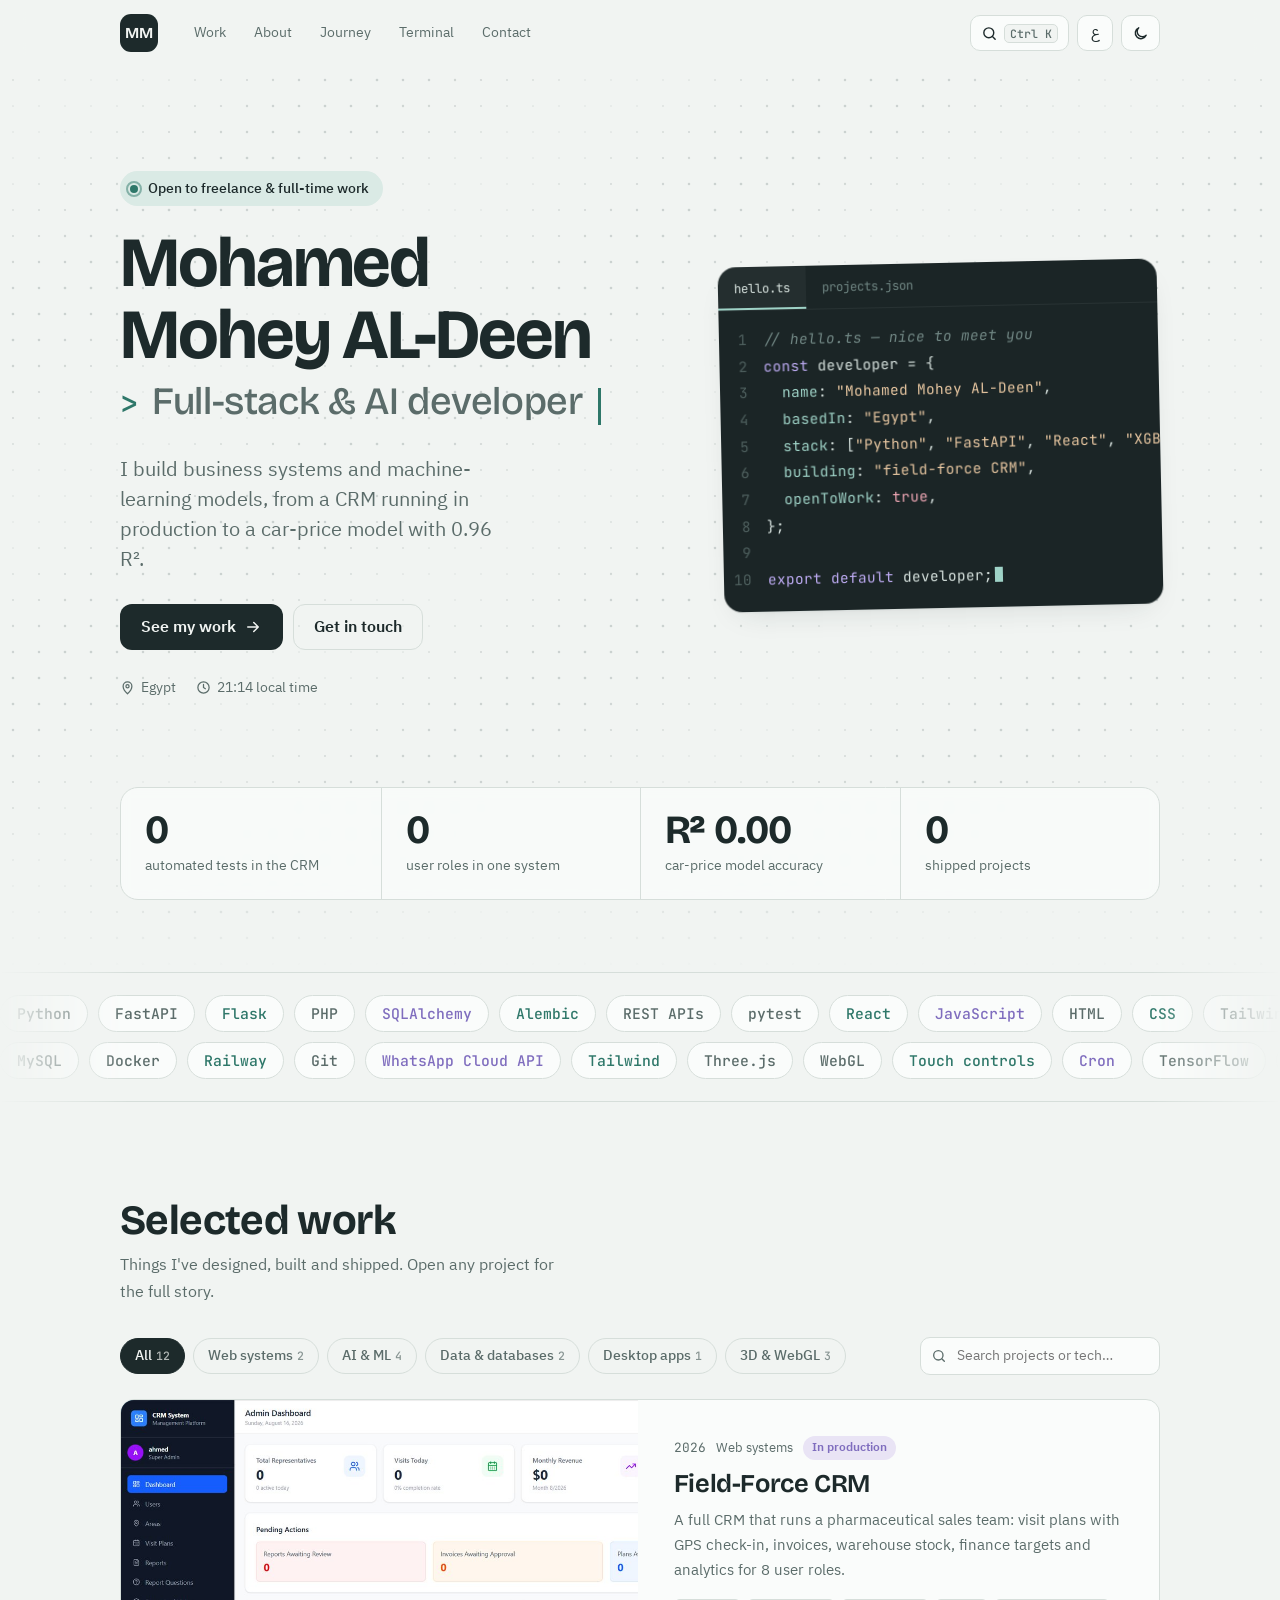
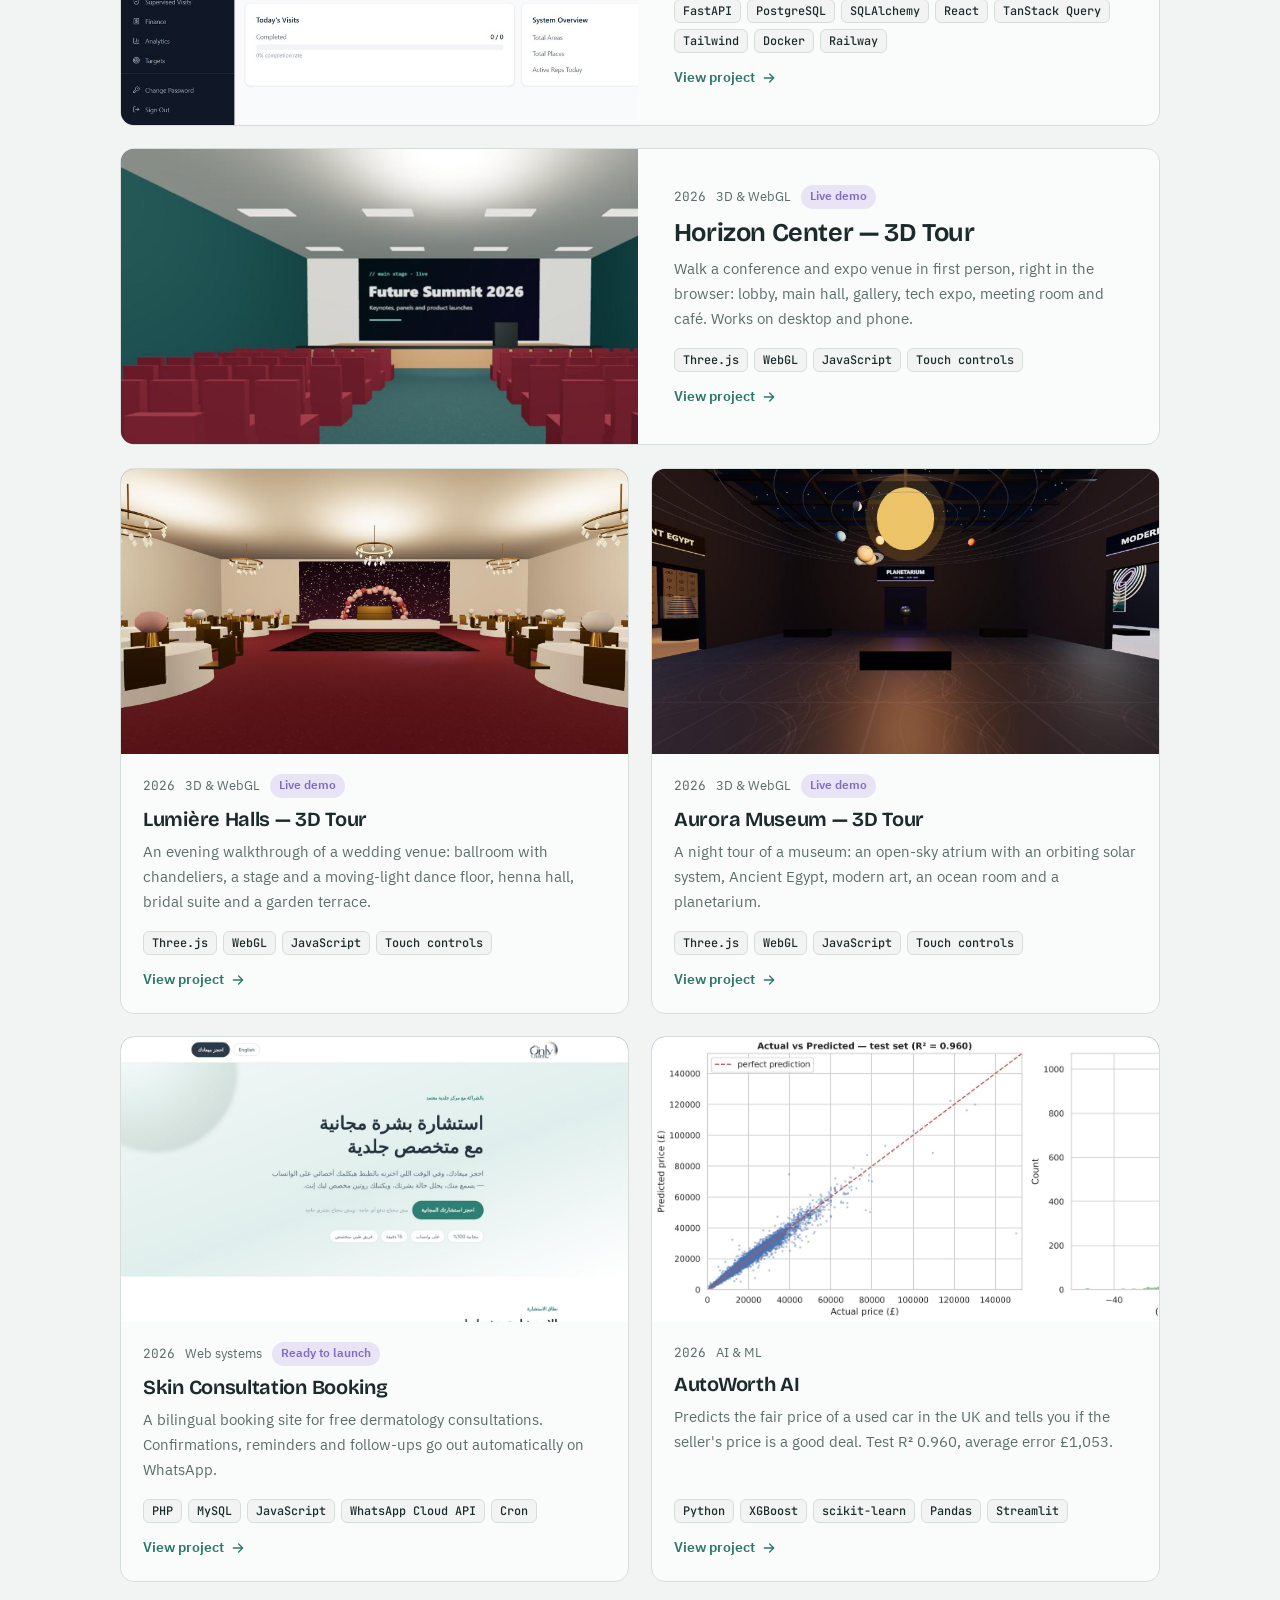
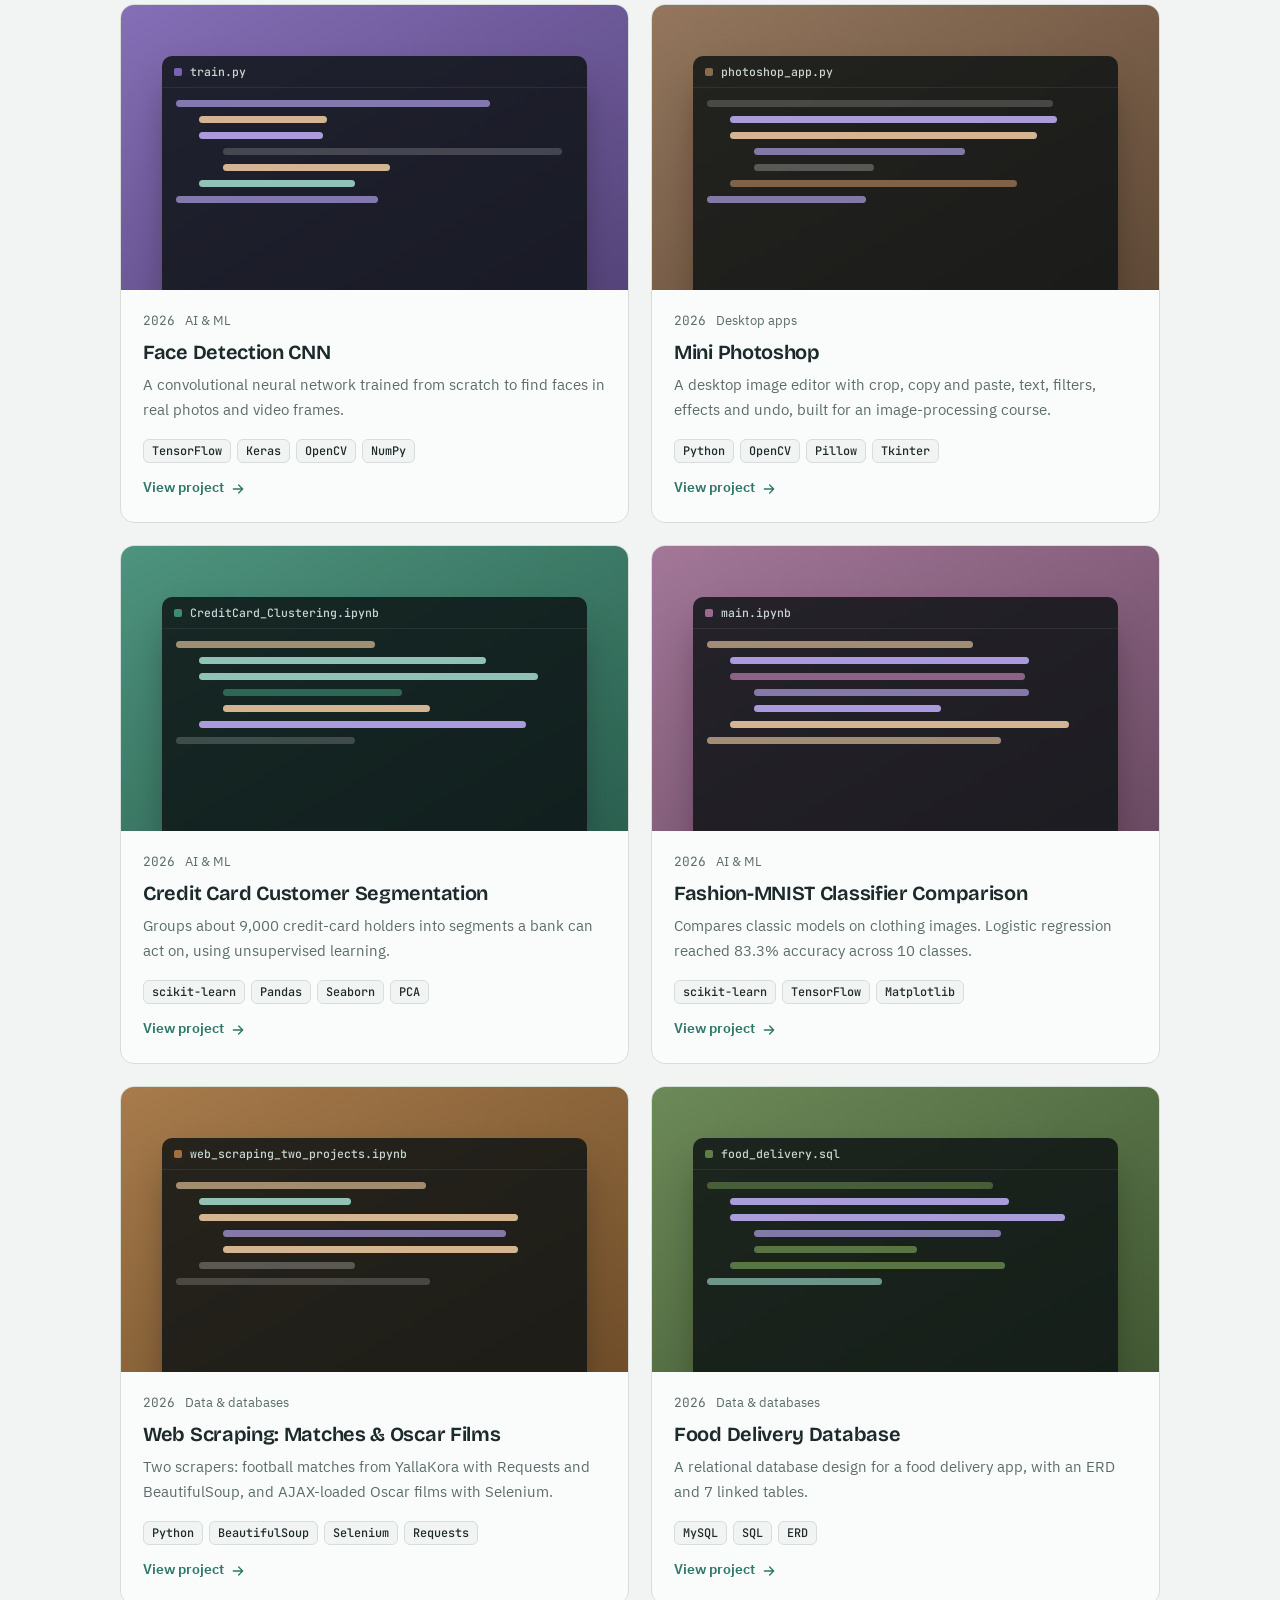
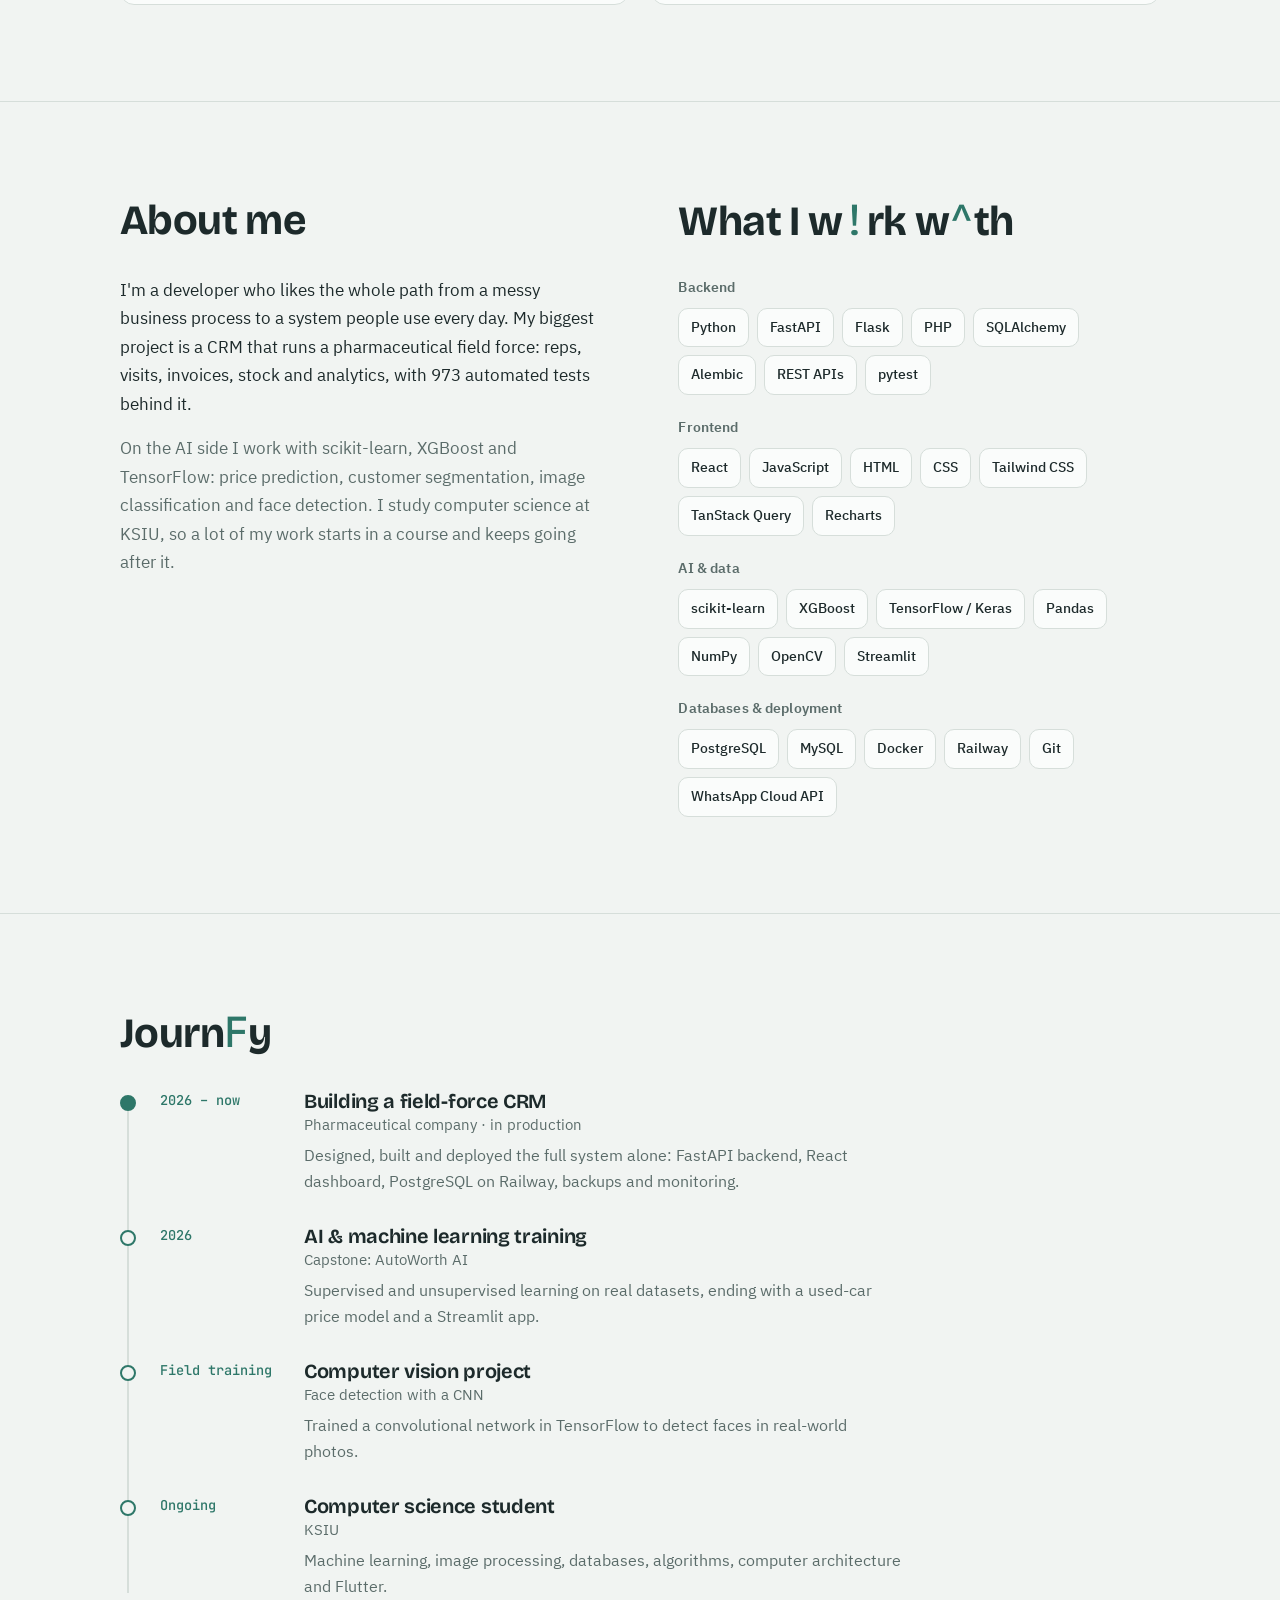
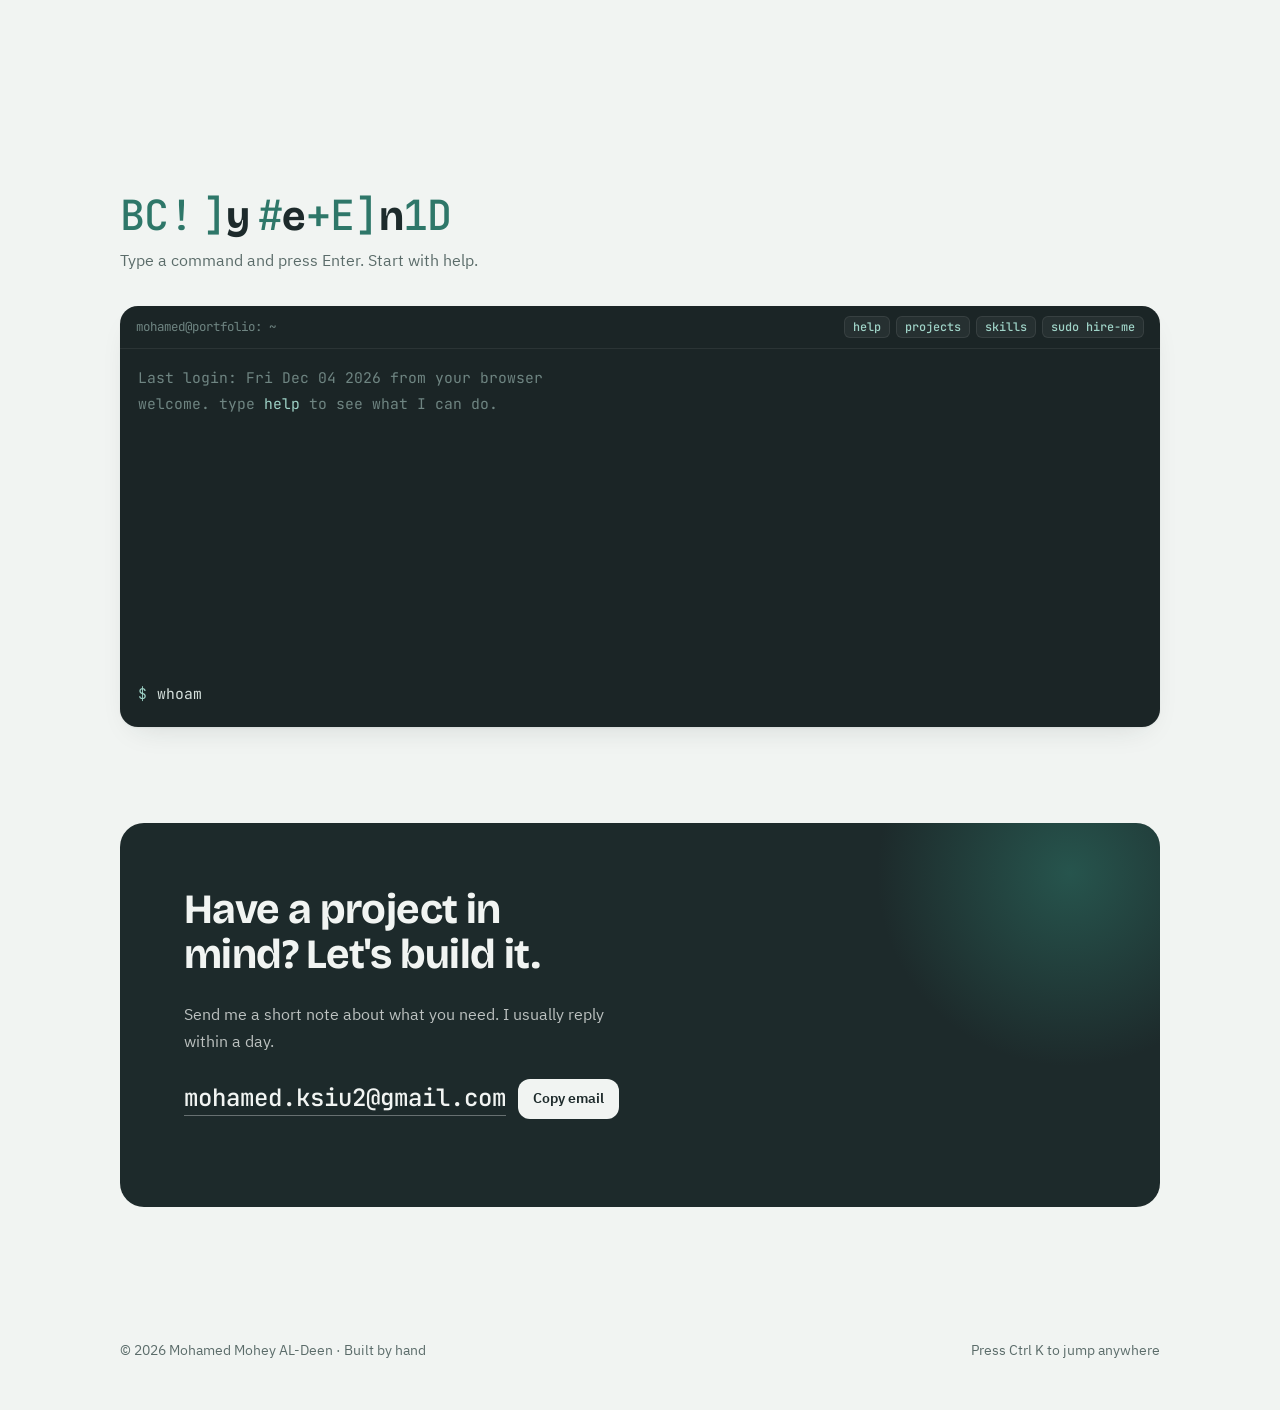
<file: index.html>
<!doctype html>
<html lang="en" dir="ltr">
<head>
<meta charset="utf-8">
<meta name="viewport" content="width=device-width, initial-scale=1, viewport-fit=cover">
<title>Mohamed Mohey AL-Deen</title>
<meta name="description" content="Portfolio of Mohamed Mohey AL-Deen — full-stack &amp; AI developer.">
<link rel="preconnect" href="https://fonts.googleapis.com">
<link rel="preconnect" href="https://fonts.gstatic.com" crossorigin>
<link rel="stylesheet" href="https://fonts.googleapis.com/css2?family=Bricolage+Grotesque:opsz,wght@12..96,500;12..96,650;12..96,700;12..96,800&family=IBM+Plex+Sans+Arabic:wght@400;500;600;700&family=JetBrains+Mono:wght@400;500&display=swap">
<link rel="stylesheet" href="css/style.css?v=3">
<link rel="stylesheet" href="css/fx.css?v=3">
<script>try{if(!matchMedia("(prefers-reduced-motion: reduce)").matches&&!sessionStorage.getItem("pf-booted"))document.documentElement.classList.add("booting")}catch(e){}setTimeout(function(){document.documentElement.classList.remove("booting")},8000)</script>
</head>
<body>

<!-- boot screen (skipped with reduced motion, shown once per visit) -->
<div class="boot" id="boot" hidden aria-hidden="true">
  <div class="boot-term" id="bootTerm"></div>
  <span class="boot-skip" id="bootSkip">press any key to skip</span>
</div>

<div class="cursor-ring" id="cursorRing" aria-hidden="true"></div>
<div class="progress" aria-hidden="true"><span id="progress"></span></div>

<header class="nav" id="nav">
  <div class="wrap">
    <a class="logo" href="#top" id="logo" aria-label="Home">MM</a>
    <nav class="nav-links" aria-label="Sections">
      <a href="#work" data-i18n="navWork">Work</a>
      <a href="#about" data-i18n="navAbout">About</a>
      <a href="#journey" data-i18n="navJourney">Journey</a>
      <a href="#terminal" data-i18n="navTerminal">Terminal</a>
      <a href="#contact" data-i18n="navContact">Contact</a>
    </nav>
    <div class="nav-tools">
      <button class="icon-btn k-hint" id="openPalette" type="button" aria-label="Quick search"><svg viewBox="0 0 24 24" fill="none" stroke="currentColor" stroke-width="2" stroke-linecap="round"><circle cx="11" cy="11" r="7"/><path d="m20 20-3.5-3.5"/></svg><kbd>Ctrl K</kbd></button>
      <button class="icon-btn" id="langBtn" type="button" aria-label="Switch language">ع</button>
      <button class="icon-btn" id="themeBtn" type="button" aria-label="Switch theme"></button>
    </div>
  </div>
</header>

<main id="top">
  <div class="hero-shell">
    <canvas class="field" id="field" aria-hidden="true"></canvas>
    <div class="wrap hero">
      <div>
        <span class="status" id="status"><span class="dot"></span><span id="statusText"></span></span>
        <h1><span id="heroName" class="hero-name"></span><span class="role"><span class="role-prompt" aria-hidden="true">&gt;</span> <span id="heroRole"></span><span class="tw-caret" aria-hidden="true"></span></span></h1>
        <p class="lede" id="heroLede"></p>
        <div class="hero-actions">
          <a class="btn btn-primary magnetic" href="#work"><span data-i18n="ctaWork">See my work</span><svg class="flip" viewBox="0 0 24 24" fill="none" stroke="currentColor" stroke-width="2" stroke-linecap="round" stroke-linejoin="round"><path d="M5 12h14M13 6l6 6-6 6"/></svg></a>
          <a class="btn btn-ghost magnetic" href="#contact" data-i18n="ctaContact">Get in touch</a>
          <a class="btn btn-ghost magnetic" id="cvBtn" target="_blank" rel="noopener" hidden data-i18n="ctaCv">Download CV</a>
        </div>
        <div class="meta-row">
          <span><svg viewBox="0 0 24 24" fill="none" stroke="currentColor" stroke-width="2" stroke-linecap="round" stroke-linejoin="round"><path d="M12 22s7-6.2 7-12a7 7 0 0 0-14 0c0 5.8 7 12 7 12z"/><circle cx="12" cy="10" r="2.5"/></svg><span id="heroLoc"></span></span>
          <span><svg viewBox="0 0 24 24" fill="none" stroke="currentColor" stroke-width="2" stroke-linecap="round"><circle cx="12" cy="12" r="9"/><path d="M12 7v5l3 2"/></svg><span id="clock"></span></span>
        </div>
      </div>
      <div class="code-card tilt" aria-label="Code introduction">
        <div class="code-tabs"><span class="code-tab on">hello.ts</span><span class="code-tab">projects.json</span></div>
        <div class="code-body" id="codeBody"></div>
      </div>
    </div>
    <div class="wrap">
      <div class="stats" id="stats"></div>
    </div>
  </div>

  <div class="marquee" aria-hidden="true">
    <div class="marquee-row" id="marqueeA"></div>
    <div class="marquee-row rev" id="marqueeB"></div>
  </div>

  <section id="work">
    <div class="wrap">
      <div class="sec-head" data-reveal>
        <div>
          <h2 class="scramble" data-i18n="workTitle">Selected work</h2>
          <p data-i18n="workSub">Things I've designed, built and shipped. Open any project for the full story.</p>
        </div>
      </div>
      <div class="toolbar" data-reveal>
        <div class="chips" id="chips" role="group" aria-label="Filter projects"></div>
        <label class="search"><svg viewBox="0 0 24 24" fill="none" stroke="currentColor" stroke-width="2" stroke-linecap="round"><circle cx="11" cy="11" r="7"/><path d="m20 20-3.5-3.5"/></svg><input id="search" type="search" autocomplete="off"></label>
      </div>
      <div class="grid" id="grid"></div>
    </div>
  </section>

  <hr class="divider">

  <section id="about">
    <div class="wrap about">
      <div data-reveal>
        <div class="sec-head"><h2 class="scramble" data-i18n="aboutTitle">About me</h2></div>
        <div class="about-text" id="aboutText"></div>
      </div>
      <div data-reveal>
        <div class="sec-head"><h2 class="scramble" data-i18n="skillsTitle">What I work with</h2></div>
        <div class="skills" id="skills"></div>
      </div>
    </div>
  </section>

  <hr class="divider">

  <section id="journey">
    <div class="wrap">
      <div class="sec-head" data-reveal><h2 class="scramble" data-i18n="journeyTitle">Journey</h2></div>
      <ol class="timeline" id="timeline"></ol>
    </div>
  </section>

  <section id="terminal">
    <div class="wrap">
      <div class="sec-head" data-reveal>
        <div>
          <h2 class="scramble" data-i18n="termTitle">Ask my terminal</h2>
          <p data-i18n="termSub">Type a command and press Enter. Start with help.</p>
        </div>
      </div>
      <div class="term" id="term" data-reveal>
        <div class="term-bar"><span>mohamed@portfolio: ~</span><span class="term-hint" id="termChips"></span></div>
        <div class="term-out" id="termOut" aria-live="polite"></div>
        <label class="term-line"><span class="term-ps">$</span><input id="termIn" type="text" autocomplete="off" spellcheck="false" aria-label="Terminal command"></label>
      </div>
    </div>
  </section>

  <section id="contact" style="padding-top:0">
    <div class="wrap">
      <div class="contact" data-reveal>
        <h2 data-i18n="contactTitle">Have a project in mind? Let's build it.</h2>
        <p data-i18n="contactSub">Send me a short note about what you need. I usually reply within a day.</p>
        <div class="mail-row">
          <a class="mail" id="mail"></a>
          <button class="btn btn-copy magnetic" id="copyMail" type="button" data-i18n="copy">Copy email</button>
        </div>
        <div class="socials" id="socials"></div>
      </div>
    </div>
  </section>
</main>

<footer><div class="wrap"><span id="foot"></span><span data-i18n="footHint">Press Ctrl K to jump anywhere</span></div></footer>

<div id="modalRoot"></div>
<div id="paletteRoot"></div>
<div id="toastRoot"></div>

<script src="js/data.js?v=3"></script>
<script src="js/main.js?v=3"></script>
<script src="js/fx.js?v=3"></script>
</body>
</html>
</file>
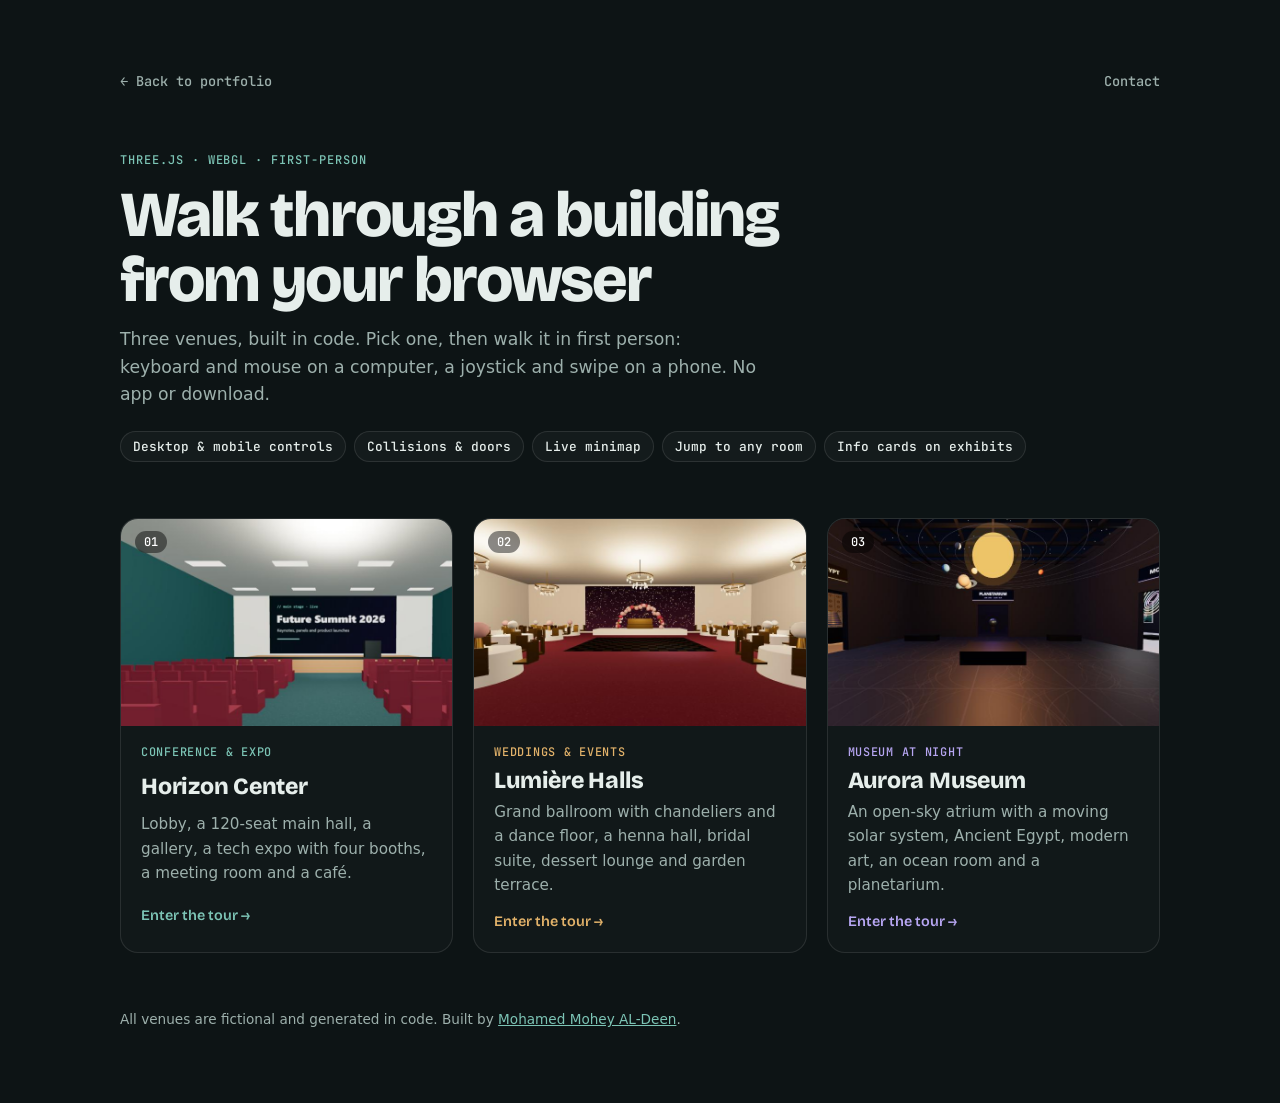
<file: virtual-tour/index.html>
<!doctype html>
<html lang="en">
<head>
<meta charset="utf-8">
<meta name="viewport" content="width=device-width, initial-scale=1, viewport-fit=cover">
<title>3D Virtual Tours — Mohamed Mohey AL-Deen</title>
<meta name="description" content="Three first-person 3D walkthroughs that run in the browser on desktop and phone.">
<link rel="preconnect" href="https://fonts.googleapis.com">
<link rel="preconnect" href="https://fonts.gstatic.com" crossorigin>
<link rel="stylesheet" href="https://fonts.googleapis.com/css2?family=Bricolage+Grotesque:opsz,wght@12..96,600;12..96,800&family=JetBrains+Mono:wght@400;500&display=swap">
<style>
  :root { --bg: #0d1415; --ink: #E6EEEB; --muted: #9DB0AC; --line: rgba(255,255,255,.1); --accent: #7CC4B5;
    --display: "Bricolage Grotesque", system-ui, sans-serif; --mono: "JetBrains Mono", ui-monospace, Consolas, monospace; color-scheme: dark; }
  * { box-sizing: border-box; }
  body { margin: 0; background: var(--bg); color: var(--ink); font: 16px/1.6 system-ui, "Segoe UI", sans-serif; }
  .wrap { max-width: 1120px; margin: 0 auto; padding: clamp(32px, 6vw, 72px) clamp(16px, 4vw, 40px); }
  .top { display: flex; justify-content: space-between; gap: 12px; align-items: center; margin-bottom: clamp(32px, 6vw, 56px); }
  .top a { color: var(--muted); text-decoration: none; font: 500 .85rem var(--mono); }
  .top a:hover { color: var(--ink); }
  small { font: 500 .75rem var(--mono); color: var(--accent); letter-spacing: .08em; }
  h1 { font: 800 clamp(2.4rem, 6vw, 4rem)/1.02 var(--display); margin: 10px 0 14px; letter-spacing: -0.03em; text-wrap: balance; }
  .lede { color: var(--muted); max-width: 58ch; font-size: 1.08rem; margin: 0; }
  .feats { display: flex; flex-wrap: wrap; gap: 8px; margin: 22px 0 0; padding: 0; list-style: none; }
  .feats li { font: 500 .8rem var(--mono); color: var(--ink); border: 1px solid var(--line); border-radius: 999px; padding: 6px 12px; background: rgba(255,255,255,.03); }
  .grid { display: grid; grid-template-columns: repeat(3, minmax(0, 1fr)); gap: 20px; margin-top: clamp(36px, 6vw, 56px); }
  @media (max-width: 900px) { .grid { grid-template-columns: 1fr; } }
  .tour { display: flex; flex-direction: column; border: 1px solid var(--line); border-radius: 18px; overflow: hidden; text-decoration: none; color: inherit; background: rgba(255,255,255,.02);
    transition: transform .35s cubic-bezier(.2,.8,.2,1), border-color .3s; }
  .tour:hover { transform: translateY(-4px); border-color: var(--c); }
  .tour:focus-visible { outline: 2px solid var(--c); outline-offset: 3px; }
  .thumb { position: relative; aspect-ratio: 16 / 10; max-width: 100%; overflow: hidden; background: var(--g); }
  .thumb img { width: 100%; height: 100%; object-fit: cover; display: block; transition: transform .8s cubic-bezier(.2,.8,.2,1); }
  .tour:hover .thumb img { transform: scale(1.05); }
  .num { position: absolute; left: 14px; top: 12px; font: 500 .75rem var(--mono); color: #fff; background: rgba(0,0,0,.45); padding: 3px 9px; border-radius: 999px; backdrop-filter: blur(6px); }
  .body { padding: 18px 20px 22px; display: grid; gap: 6px; flex: 1; }
  .body b { font: 800 1.45rem var(--display); letter-spacing: -0.01em; }
  .body .tag { font: 500 .74rem var(--mono); color: var(--c); letter-spacing: .06em; }
  .body p { margin: 0; color: var(--muted); font-size: .95rem; }
  .enter { margin-top: 10px; font: 600 .9rem var(--display); color: var(--c); }
  footer { margin-top: 56px; color: var(--muted); font-size: .85rem; }
  footer a { color: var(--accent); }
</style>
</head>
<body>
<div class="wrap">
  <div class="top"><a href="../">← Back to portfolio</a><a href="../#contact">Contact</a></div>
  <small>THREE.JS · WEBGL · FIRST-PERSON</small>
  <h1>Walk through a building from your browser</h1>
  <p class="lede">Three venues, built in code. Pick one, then walk it in first person: keyboard and mouse on a computer, a joystick and swipe on a phone. No app or download.</p>
  <ul class="feats">
    <li>Desktop &amp; mobile controls</li><li>Collisions &amp; doors</li><li>Live minimap</li><li>Jump to any room</li><li>Info cards on exhibits</li>
  </ul>

  <div class="grid">
    <a class="tour" href="horizon/" style="--c:#7CC4B5; --g:linear-gradient(135deg,#1b3a3f,#7cc4b5)">
      <div class="thumb"><img src="horizon/thumb.jpg" alt="Main hall of Horizon Center" onerror="this.remove()"><span class="num">01</span></div>
      <div class="body"><span class="tag">CONFERENCE &amp; EXPO</span><b>Horizon Center</b><p>Lobby, a 120-seat main hall, a gallery, a tech expo with four booths, a meeting room and a café.</p><span class="enter">Enter the tour →</span></div>
    </a>
    <a class="tour" href="lumiere/" style="--c:#E2B26A; --g:linear-gradient(135deg,#3a1e2a,#e2b26a)">
      <div class="thumb"><img src="lumiere/thumb.jpg" alt="Grand ballroom of Lumière Halls" onerror="this.remove()"><span class="num">02</span></div>
      <div class="body"><span class="tag">WEDDINGS &amp; EVENTS</span><b>Lumière Halls</b><p>Grand ballroom with chandeliers and a dance floor, a henna hall, bridal suite, dessert lounge and garden terrace.</p><span class="enter">Enter the tour →</span></div>
    </a>
    <a class="tour" href="aurora/" style="--c:#B7A6F2; --g:linear-gradient(135deg,#0b1430,#6b5bd6)">
      <div class="thumb"><img src="aurora/thumb.jpg" alt="Atrium of Aurora Museum" onerror="this.remove()"><span class="num">03</span></div>
      <div class="body"><span class="tag">MUSEUM AT NIGHT</span><b>Aurora Museum</b><p>An open-sky atrium with a moving solar system, Ancient Egypt, modern art, an ocean room and a planetarium.</p><span class="enter">Enter the tour →</span></div>
    </a>
  </div>

  <footer>All venues are fictional and generated in code. Built by <a href="../">Mohamed Mohey AL-Deen</a>.</footer>
</div>
</body>
</html>
</file>
<file: css/style.css>
/* Layout: one calm column (max 1120px); hero = statement left, live code card right; quiet sage + lilac on misty grey. */
:root {
  --bg: #F1F4F2;
  --surface: #FAFCFB;
  --ink: #1D2A2B;
  --muted: #5B6C6A;
  --line: #D6DEDA;
  --accent: #2E7769;
  --accent-soft: #DAEAE5;
  --lilac: #7F6DBE;
  --lilac-soft: #E9E4F5;
  --code-bg: #1B2526;
  --code-ink: #D7E2DE;
  --code-dim: #6F8582;
  --code-key: #9FD3C7;
  --code-str: #E7C6A0;
  --code-kw: #BBA9F0;
  --shadow: 0 1px 2px rgba(29, 42, 43, .05), 0 12px 32px -16px rgba(29, 42, 43, .18);

  --font-display: "Bricolage Grotesque", "IBM Plex Sans Arabic", system-ui, sans-serif;
  --font-body: "IBM Plex Sans Arabic", "IBM Plex Sans", system-ui, -apple-system, "Segoe UI", sans-serif;
  --font-mono: "JetBrains Mono", ui-monospace, "Cascadia Code", Consolas, monospace;

  --step--1: .875rem;
  --step-0: 1rem;
  --step-1: 1.25rem;
  --step-2: 1.6rem;
  --step-3: clamp(1.9rem, 3.4vw, 2.6rem);
  --step-4: clamp(2.5rem, 6vw, 4.4rem);
  --radius: 14px;
  color-scheme: light;
}
@media (prefers-color-scheme: dark) {
  :root:not([data-theme="light"]) {
    --bg: #101718; --surface: #162022; --ink: #E2EAE7; --muted: #92A3A0; --line: #243133;
    --accent: #7CC3B4; --accent-soft: #1C3430; --lilac: #B2A3E2; --lilac-soft: #262340;
    --code-bg: #0C1213; --shadow: 0 1px 2px rgba(0,0,0,.3), 0 12px 32px -16px rgba(0,0,0,.6);
    color-scheme: dark;
  }
}
:root[data-theme="dark"] {
  --bg: #101718; --surface: #162022; --ink: #E2EAE7; --muted: #92A3A0; --line: #243133;
  --accent: #7CC3B4; --accent-soft: #1C3430; --lilac: #B2A3E2; --lilac-soft: #262340;
  --code-bg: #0C1213; --shadow: 0 1px 2px rgba(0,0,0,.3), 0 12px 32px -16px rgba(0,0,0,.6);
  color-scheme: dark;
}

*, *::before, *::after { box-sizing: border-box; }
html { scroll-behavior: smooth; scroll-padding-top: 80px; }
body {
  margin: 0;
  background: var(--bg);
  color: var(--ink);
  font: 400 var(--step-0)/1.65 var(--font-body);
  -webkit-font-smoothing: antialiased;
  transition: background-color .3s, color .3s;
}
[hidden] { display: none !important; }
img { max-width: 100%; display: block; }
a { color: inherit; }
::selection { background: var(--accent-soft); color: var(--ink); }
:focus-visible { outline: 2px solid var(--accent); outline-offset: 3px; border-radius: 6px; }
h1, h2, h3 { font-family: var(--font-display); text-wrap: balance; margin: 0; line-height: 1.1; letter-spacing: -0.015em; }
p { margin: 0; }

.wrap { max-width: 1120px; margin-inline: auto; padding-inline: clamp(16px, 4vw, 40px); }

/* progress */
.progress { position: fixed; inset-inline: 0; top: 0; height: 2px; z-index: 60; pointer-events: none; }
.progress span { display: block; height: 100%; width: 100%; background: var(--accent); transform-origin: left; transform: scaleX(0); }
[dir="rtl"] .progress span { transform-origin: right; }

/* nav */
.nav {
  position: sticky; top: env(safe-area-inset-top, 0px); z-index: 50;
  background: color-mix(in srgb, var(--bg) 82%, transparent);
  backdrop-filter: blur(12px); -webkit-backdrop-filter: blur(12px);
  border-bottom: 1px solid transparent; transition: border-color .2s;
}
.nav.scrolled { border-bottom-color: var(--line); }
.nav .wrap { display: flex; align-items: center; gap: 16px; padding-block: 14px; }
.logo {
  display: grid; place-items: center; width: 38px; height: 38px; border-radius: 11px;
  background: var(--ink); color: var(--bg); font: 700 .95rem var(--font-display); text-decoration: none; letter-spacing: .02em;
}
.nav-links { display: flex; gap: 4px; margin-inline-start: 8px; }
.nav-links a { text-decoration: none; color: var(--muted); padding: 6px 12px; border-radius: 8px; font-size: var(--step--1); transition: color .2s, background .2s; }
.nav-links a:hover, .nav-links a.active { color: var(--ink); background: var(--accent-soft); }
.nav-tools { display: flex; gap: 8px; margin-inline-start: auto; align-items: center; }
.icon-btn {
  display: inline-flex; align-items: center; gap: 6px; height: 36px; padding-inline: 10px; min-width: 36px; justify-content: center;
  border: 1px solid var(--line); background: var(--surface); color: var(--ink); border-radius: 10px;
  font: 500 var(--step--1) var(--font-body); cursor: pointer; transition: border-color .2s, transform .15s;
}
.icon-btn:hover { border-color: var(--accent); }
.icon-btn:active { transform: scale(.96); }
.icon-btn svg { width: 17px; height: 17px; }
kbd { font: 500 .72rem var(--font-mono); color: var(--muted); border: 1px solid var(--line); border-radius: 5px; padding: 1px 5px; background: var(--bg); }
@media (max-width: 760px) { .nav-links { display: none; } .k-hint { display: none; } }

/* hero */
.hero { display: grid; grid-template-columns: 1.1fr .9fr; gap: clamp(32px, 5vw, 64px); align-items: center; padding-block: clamp(48px, 9vw, 104px) clamp(48px, 7vw, 88px); }
.hero > * { min-width: 0; }
.status {
  display: inline-flex; align-items: center; gap: 10px; padding: 6px 14px 6px 10px; border-radius: 999px;
  background: var(--accent-soft); color: var(--ink); font-size: var(--step--1); font-weight: 500;
}
[dir="rtl"] .status { padding: 6px 10px 6px 14px; }
.dot { width: 8px; height: 8px; border-radius: 50%; background: var(--accent); position: relative; flex: none; }
.dot::after { content: ""; position: absolute; inset: -4px; border-radius: 50%; border: 2px solid var(--accent); opacity: .5; animation: pulse 2.2s ease-out infinite; }
@keyframes pulse { from { transform: scale(.6); opacity: .6; } to { transform: scale(1.6); opacity: 0; } }
.hero h1 { font-size: var(--step-4); font-weight: 700; margin-top: 22px; line-height: 1.02; letter-spacing: -0.03em; }
[dir="rtl"] .hero h1 { letter-spacing: 0; line-height: 1.2; }
.hero h1 .role { display: block; color: var(--muted); font-weight: 500; font-size: .55em; letter-spacing: -0.01em; margin-top: 10px; }
.hero .lede { margin-top: 22px; font-size: var(--step-1); color: var(--muted); max-width: 32ch; line-height: 1.5; }
.hero-actions { display: flex; flex-wrap: wrap; gap: 10px; margin-top: 30px; }
.btn {
  display: inline-flex; align-items: center; gap: 8px; height: 46px; padding-inline: 20px; border-radius: 12px;
  font: 600 var(--step-0) var(--font-body); text-decoration: none; cursor: pointer; border: 1px solid transparent;
  transition: transform .15s, background .2s, border-color .2s;
}
.btn:active { transform: scale(.97); }
.btn-primary { background: var(--ink); color: var(--bg); }
.btn-primary:hover { background: var(--accent); color: var(--bg); }
.btn-ghost { background: transparent; color: var(--ink); border-color: var(--line); }
.btn-ghost:hover { border-color: var(--accent); }
.btn svg { width: 18px; height: 18px; }
[dir="rtl"] .flip { transform: scaleX(-1); }
.meta-row { display: flex; flex-wrap: wrap; gap: 8px 20px; margin-top: 26px; color: var(--muted); font-size: var(--step--1); }
.meta-row span { display: inline-flex; align-items: center; gap: 6px; }
.meta-row svg { width: 15px; height: 15px; }

/* code card */
.code-card {
  background: var(--code-bg); color: var(--code-ink); border-radius: 18px; box-shadow: var(--shadow);
  font: 400 clamp(.78rem, 1.4vw, .9rem)/1.85 var(--font-mono); overflow: hidden; direction: ltr; text-align: left;
  transform: rotate(-1.2deg); transition: transform .4s cubic-bezier(.2,.8,.2,1);
}
.code-card:hover { transform: rotate(0deg) translateY(-2px); }
.code-tabs { display: flex; align-items: stretch; border-bottom: 1px solid rgba(255,255,255,.06); font-size: .78rem; }
.code-tab { padding: 10px 16px; color: var(--code-dim); }
.code-tab.on { color: var(--code-ink); background: rgba(255,255,255,.04); box-shadow: inset 0 -2px 0 var(--code-key); }
.code-body { padding: 16px 0 18px; overflow-x: auto; }
.code-line { display: grid; grid-template-columns: 44px 1fr; white-space: pre; animation: lineIn .45s both; }
.code-line .ln { color: var(--code-dim); text-align: right; padding-right: 16px; user-select: none; opacity: .6; }
.tok-k { color: var(--code-kw); } .tok-p { color: var(--code-key); } .tok-s { color: var(--code-str); } .tok-c { color: var(--code-dim); font-style: italic; } .tok-b { color: #F0A7B5; }
.caret { display: inline-block; width: .55em; height: 1.1em; background: var(--code-key); vertical-align: -0.18em; margin-left: 2px; animation: blink 1.1s steps(1) infinite; }
@keyframes blink { 50% { opacity: 0; } }
@keyframes lineIn { from { opacity: .0; transform: translateX(-6px); } to { opacity: 1; transform: none; } }

@media (max-width: 860px) {
  .hero { grid-template-columns: 1fr; }
  .code-card { transform: none; }
}

/* sections */
section { padding-block: clamp(56px, 8vw, 96px); }
.sec-head { display: flex; flex-wrap: wrap; align-items: end; justify-content: space-between; gap: 16px 24px; margin-bottom: 32px; }
.sec-head h2 { font-size: var(--step-3); font-weight: 700; }
.sec-head p { color: var(--muted); max-width: 46ch; margin-top: 8px; }
.divider { border: 0; border-top: 1px solid var(--line); margin: 0; }

/* filters */
.toolbar { display: flex; flex-wrap: wrap; gap: 10px; align-items: center; margin-bottom: 24px; }
.chips { display: flex; flex-wrap: wrap; gap: 8px; }
.chip {
  height: 36px; padding-inline: 14px; border-radius: 999px; border: 1px solid var(--line); background: transparent;
  color: var(--muted); font: 500 var(--step--1) var(--font-body); cursor: pointer; transition: all .2s;
}
.chip:hover { color: var(--ink); border-color: var(--accent); }
.chip[aria-pressed="true"] { background: var(--ink); color: var(--bg); border-color: var(--ink); }
.chip .n { font-family: var(--font-mono); font-size: .72rem; opacity: .7; margin-inline-start: 4px; }
.search { position: relative; margin-inline-start: auto; flex: 0 1 240px; min-width: 0; }
.search input {
  width: 100%; height: 38px; border-radius: 10px; border: 1px solid var(--line); background: var(--surface); color: var(--ink);
  padding-inline: 36px 12px; font: 400 var(--step--1) var(--font-body);
}
.search input:focus { outline: none; border-color: var(--accent); box-shadow: 0 0 0 3px var(--accent-soft); }
.search svg { position: absolute; inset-inline-start: 11px; top: 50%; translate: 0 -50%; width: 16px; height: 16px; color: var(--muted); }
@media (max-width: 600px) { .search { flex: 1 1 100%; margin-inline-start: 0; } }

/* project grid */
.grid { display: grid; grid-template-columns: repeat(2, minmax(0, 1fr)); gap: 22px; }
@media (max-width: 760px) { .grid { grid-template-columns: 1fr; } }
.card {
  display: flex; flex-direction: column; background: var(--surface); border: 1px solid var(--line); border-radius: var(--radius);
  overflow: hidden; cursor: pointer; transition: transform .25s cubic-bezier(.2,.8,.2,1), border-color .25s, box-shadow .25s; text-align: start;
  font: inherit; color: inherit; padding: 0;
}
.card:hover { transform: translateY(-3px); border-color: color-mix(in srgb, var(--pc) 55%, var(--line)); box-shadow: var(--shadow); }
.card.featured { grid-column: 1 / -1; flex-direction: row; }
.card.featured .cover { flex: 1.15; aspect-ratio: auto; min-height: 280px; }
.card.featured .card-body { flex: 1; justify-content: center; padding: clamp(22px, 3vw, 36px); }
.card.featured h3 { font-size: var(--step-2); }
@media (max-width: 760px) { .card.featured { flex-direction: column; } .card.featured .cover { min-height: 0; aspect-ratio: 16/9; } }

.cover {
  position: relative; aspect-ratio: 16 / 9; max-width: 100%; overflow: hidden;
  background: linear-gradient(150deg, color-mix(in srgb, var(--pc) 92%, #fff) , color-mix(in srgb, var(--pc) 70%, #000));
}
.cover img { width: 100%; height: 100%; object-fit: cover; object-position: top left; }
.mini-editor {
  position: absolute; inset: 18% 8% -8% 8%; background: rgba(12, 18, 19, .82); border-radius: 10px 10px 0 0;
  box-shadow: 0 20px 40px -12px rgba(0,0,0,.45); direction: ltr; transition: transform .4s cubic-bezier(.2,.8,.2,1);
}
.card:hover .mini-editor { transform: translateY(-6px); }
.mini-editor .fname { font: 500 .72rem var(--font-mono); color: #C9D6D2; padding: 8px 12px; border-bottom: 1px solid rgba(255,255,255,.07); display: flex; gap: 8px; align-items: center; }
.mini-editor .fname i { width: 8px; height: 8px; border-radius: 2px; background: var(--pc); display: inline-block; }
.bars { padding: 12px 14px; display: grid; gap: 9px; }
.bars span { display: block; height: 7px; border-radius: 4px; }
.cover-tag {
  position: absolute; top: 12px; inset-inline-end: 12px; font: 600 .7rem var(--font-body); letter-spacing: .04em;
  padding: 4px 9px; border-radius: 999px; background: rgba(255,255,255,.9); color: #1D2A2B;
}
.card-body { display: flex; flex-direction: column; gap: 10px; padding: 20px 22px 22px; flex: 1; min-width: 0; }
.card-top { display: flex; gap: 10px; align-items: center; color: var(--muted); font-size: .8rem; }
.card-top .yr { font-family: var(--font-mono); }
.pill { padding: 2px 9px; border-radius: 999px; background: var(--lilac-soft); color: var(--lilac); font-weight: 600; font-size: .74rem; }
.pill.sample { background: transparent; border: 1px dashed var(--line); color: var(--muted); }
.card h3 { font-size: var(--step-1); font-weight: 650; }
.card p { color: var(--muted); font-size: .95rem; }
.stack { display: flex; flex-wrap: wrap; gap: 6px; margin-top: auto; padding-top: 6px; }
.stack span { font: 500 .74rem var(--font-mono); padding: 3px 8px; border-radius: 6px; background: var(--bg); border: 1px solid var(--line); color: var(--ink); }
.open-hint { display: inline-flex; align-items: center; gap: 6px; font-size: .85rem; font-weight: 600; color: var(--accent); margin-top: 4px; }
.open-hint svg { width: 16px; height: 16px; transition: translate .2s; }
.card:hover .open-hint svg { translate: 3px 0; }
[dir="rtl"] .card:hover .open-hint svg { translate: -3px 0; }
.empty { padding: 48px 16px; text-align: center; color: var(--muted); border: 1px dashed var(--line); border-radius: var(--radius); }
.empty button { margin-top: 12px; }

/* about */
.about { display: grid; grid-template-columns: 1fr 1fr; gap: clamp(32px, 6vw, 80px); }
.about > * { min-width: 0; }
.about-text { display: grid; gap: 16px; font-size: 1.08rem; max-width: 60ch; }
.about-text p:first-child { color: var(--ink); }
.about-text p + p { color: var(--muted); }
.skills { display: grid; gap: 22px; }
.skill-group h3 { font: 600 var(--step--1) var(--font-body); color: var(--muted); margin-bottom: 10px; letter-spacing: .01em; }
.skill-list { display: flex; flex-wrap: wrap; gap: 8px; }
.skill-list span {
  padding: 7px 12px; border-radius: 10px; background: var(--surface); border: 1px solid var(--line); font-size: .9rem; font-weight: 500;
  transition: border-color .2s, background .2s;
}
.skill-list span:hover { border-color: var(--accent); background: var(--accent-soft); }
@media (max-width: 760px) { .about { grid-template-columns: 1fr; } }

/* timeline */
.timeline { list-style: none; margin: 0; padding: 0; position: relative; display: grid; gap: 28px; }
.timeline::before { content: ""; position: absolute; inset-inline-start: 7px; top: 8px; bottom: 8px; width: 2px; background: var(--line); }
.timeline li { position: relative; padding-inline-start: 40px; display: grid; grid-template-columns: 120px 1fr; gap: 4px 24px; }
.timeline li::before { content: ""; position: absolute; inset-inline-start: 0; top: 6px; width: 16px; height: 16px; border-radius: 50%; background: var(--bg); border: 2px solid var(--accent); }
.timeline li:first-child::before { background: var(--accent); }
.timeline .when { font: 500 .85rem var(--font-mono); color: var(--accent); padding-top: 2px; }
.timeline h3 { font: 650 var(--step-1) var(--font-display); }
.timeline .where { color: var(--muted); font-size: .92rem; }
.timeline .what { color: var(--muted); margin-top: 6px; max-width: 60ch; }
@media (max-width: 600px) { .timeline li { grid-template-columns: 1fr; } }

/* contact */
.contact { background: var(--ink); color: var(--bg); border-radius: 24px; padding: clamp(28px, 6vw, 64px); display: grid; gap: 24px; position: relative; overflow: hidden; }
.contact::after {
  content: ""; position: absolute; width: 420px; height: 420px; inset-inline-end: -120px; top: -160px; border-radius: 50%;
  background: radial-gradient(circle, color-mix(in srgb, var(--accent) 55%, transparent), transparent 65%); pointer-events: none;
}
.contact h2 { font-size: var(--step-3); max-width: 18ch; position: relative; z-index: 1; }
.contact p { opacity: .75; max-width: 46ch; position: relative; z-index: 1; }
.mail-row { display: flex; flex-wrap: wrap; gap: 12px; align-items: center; position: relative; z-index: 1; }
.mail {
  font: 500 clamp(1rem, 2.6vw, 1.5rem) var(--font-mono); color: var(--bg); text-decoration: none; word-break: break-all;
  border-bottom: 1px solid color-mix(in srgb, var(--bg) 35%, transparent); padding-bottom: 2px; user-select: all;
}
.contact .btn-copy { background: var(--bg); color: var(--ink); height: 40px; padding-inline: 14px; font-size: var(--step--1); }
.socials { display: flex; flex-wrap: wrap; gap: 10px; position: relative; z-index: 1; }
.socials a { text-decoration: none; padding: 8px 14px; border-radius: 10px; border: 1px solid color-mix(in srgb, var(--bg) 25%, transparent); font-size: .9rem; transition: background .2s; }
.socials a:hover { background: color-mix(in srgb, var(--bg) 12%, transparent); }

footer { padding-block: 36px 48px; color: var(--muted); font-size: var(--step--1); }
footer .wrap { display: flex; flex-wrap: wrap; justify-content: space-between; gap: 12px; }

/* modal */
.overlay {
  position: fixed; inset: 0; z-index: 80; background: color-mix(in srgb, var(--ink) 45%, transparent);
  display: grid; place-items: center; padding: 16px; animation: fade .2s both;
}
@keyframes fade { from { opacity: 0; } }
.modal {
  width: min(720px, 100%); max-height: min(88vh, 100%); overflow: auto; background: var(--surface); border-radius: 20px; box-shadow: var(--shadow);
  animation: rise .3s cubic-bezier(.2,.8,.2,1) both;
}
@keyframes rise { from { transform: translateY(16px) scale(.98); opacity: 0; } }
.modal .cover { aspect-ratio: 21 / 9; }
.modal-body { padding: clamp(20px, 4vw, 32px); display: grid; gap: 16px; }
.modal-body h3 { font-size: var(--step-2); }
.modal-body ul { margin: 0; padding-inline-start: 20px; display: grid; gap: 8px; color: var(--muted); }
.modal-body li::marker { color: var(--accent); }
.modal-actions { display: flex; flex-wrap: wrap; gap: 10px; }
.close-x { position: absolute; top: 12px; inset-inline-start: 12px; z-index: 2; background: rgba(255,255,255,.92); color: #1D2A2B; border: 0; }
.modal-wrap { position: relative; }

/* command palette */
.palette { width: min(560px, 100%); background: var(--surface); border-radius: 16px; box-shadow: var(--shadow); overflow: hidden; align-self: start; margin-top: 12vh; border: 1px solid var(--line); animation: rise .2s both; }
.palette input { width: 100%; border: 0; border-bottom: 1px solid var(--line); background: transparent; color: var(--ink); padding: 16px 18px; font: 400 1rem var(--font-body); }
.palette input:focus { outline: none; }
.palette ul { list-style: none; margin: 0; padding: 6px; max-height: 50vh; overflow: auto; }
.palette li { display: flex; justify-content: space-between; gap: 12px; padding: 10px 12px; border-radius: 9px; cursor: pointer; font-size: .95rem; }
.palette li small { color: var(--muted); }
.palette li[aria-selected="true"] { background: var(--accent-soft); }

/* toast */
.toast {
  position: fixed; bottom: calc(24px + env(safe-area-inset-bottom, 0px)); left: 50%; translate: -50% 0; z-index: 90;
  background: var(--ink); color: var(--bg); padding: 10px 18px; border-radius: 10px; font-size: var(--step--1); font-weight: 500;
  box-shadow: var(--shadow); animation: rise .25s both;
}

@media (prefers-reduced-motion: reduce) {
  *, *::before, *::after { animation-duration: .001ms !important; animation-iteration-count: 1 !important; transition-duration: .001ms !important; }
  html { scroll-behavior: auto; }
}
</file>
<file: css/fx.css>
/* ============ Motion & effects layer ============ */

/* ---- boot screen ---- */
.boot {
  position: fixed; inset: 0; z-index: 100; background: var(--code-bg); color: var(--code-ink);
  display: grid; place-items: center; padding: 24px;
  font: 400 clamp(.85rem, 2vw, 1rem)/1.9 var(--font-mono); direction: ltr; text-align: left;
  transition: clip-path .7s cubic-bezier(.77,0,.18,1);
  clip-path: inset(0 0 0 0);
}
.boot.out { clip-path: inset(0 0 100% 0); }
.booting .boot[hidden] { display: grid !important; }
.booting body { overflow: hidden; }
.boot-term { width: min(560px, 100%); min-height: 12em; }
.boot-term .ok { color: var(--code-key); }
.boot-term .dim { color: var(--code-dim); }
.boot-term .cmd { color: var(--code-str); }
.boot-skip { position: absolute; bottom: calc(24px + env(safe-area-inset-bottom, 0px)); color: var(--code-dim); font-size: .75rem; }
.boot-caret { display: inline-block; width: .55em; height: 1.05em; background: var(--code-key); vertical-align: -0.15em; animation: blink 1s steps(1) infinite; }

/* ---- custom cursor ring (fine pointers only) ---- */
.cursor-ring {
  position: fixed; left: 0; top: 0; z-index: 95; width: 34px; height: 34px; margin: -17px 0 0 -17px;
  border: 1.5px solid var(--accent); border-radius: 50%; pointer-events: none; opacity: 0;
  transition: width .25s, height .25s, margin .25s, background-color .25s, opacity .3s, border-color .25s;
  will-change: transform;
}
.cursor-ring.on { opacity: .7; }
.cursor-ring.hover { width: 58px; height: 58px; margin: -29px 0 0 -29px; background: color-mix(in srgb, var(--accent) 12%, transparent); border-color: transparent; }
.cursor-ring.down { width: 22px; height: 22px; margin: -11px 0 0 -11px; }
@media (hover: none), (pointer: coarse) { .cursor-ring { display: none; } }

/* ---- hero shell + interactive dot field ---- */
.hero-shell { position: relative; isolation: isolate; overflow: hidden; }
.field { position: absolute; inset: 0; width: 100%; height: 100%; z-index: -1; display: block; }
.hero-shell::after {
  content: ""; position: absolute; inset: auto 0 0 0; height: 120px; z-index: -1; pointer-events: none;
  background: linear-gradient(to bottom, transparent, var(--bg));
}

.hero-name { display: block; }
.hero-name .w { display: inline-block; white-space: nowrap; }
.hero-name .w > span { display: inline-block; }
.anim .hero-name .w > span { animation: rise .9s cubic-bezier(.2,.9,.2,1) both; animation-delay: calc(var(--i) * 70ms + 150ms); }
@keyframes rise { from { transform: translateY(0.6em) rotate(4deg); opacity: 0; filter: blur(6px); } }

.role { display: flex !important; align-items: baseline; gap: .35em; min-height: 1.3em; }
.role-prompt { color: var(--accent); font-family: var(--font-mono); font-size: .8em; }
#heroRole { color: var(--muted); }
.tw-caret { display: inline-block; width: 3px; height: .95em; background: var(--accent); align-self: center; animation: blink 1s steps(1) infinite; margin-inline-start: 2px; }

/* typed code card */
.code-line.typing > span:last-child { clip-path: inset(0 100% 0 0); animation: typeLine var(--d) steps(var(--n)) var(--delay) forwards; }
@keyframes typeLine { to { clip-path: inset(0 0 0 0); } }
.code-line.typing { animation: none; }

/* 3D tilt */
.tilt { transform-style: preserve-3d; will-change: transform; }
.code-card.tilt { transform: perspective(900px) rotateX(var(--rx, 0deg)) rotateY(var(--ry, 0deg)) rotate(-1.2deg); transition: transform .5s cubic-bezier(.2,.8,.2,1); }
.code-card.tilt:hover { transform: perspective(900px) rotateX(var(--rx, 0deg)) rotateY(var(--ry, 0deg)); transition: transform .12s linear; }
@media (max-width: 860px) { .code-card.tilt, .code-card.tilt:hover { transform: none; } }

/* ---- stats ---- */
.stats {
  display: grid; grid-template-columns: repeat(4, minmax(0, 1fr)); gap: 0; margin-bottom: clamp(40px, 6vw, 72px);
  border: 1px solid var(--line); border-radius: 18px; background: color-mix(in srgb, var(--surface) 75%, transparent);
  backdrop-filter: blur(6px); -webkit-backdrop-filter: blur(6px); overflow: hidden;
}
.stat { padding: 22px 24px; display: grid; gap: 4px; min-width: 0; }
.stat + .stat { border-inline-start: 1px solid var(--line); }
.stat b { font: 700 clamp(1.7rem, 3.6vw, 2.5rem)/1 var(--font-display); letter-spacing: -0.02em; font-variant-numeric: tabular-nums; direction: ltr; text-align: start; }
[dir="rtl"] .stat b { text-align: right; }
.stat span { color: var(--muted); font-size: .88rem; }
@media (max-width: 760px) {
  .stats { grid-template-columns: repeat(2, minmax(0, 1fr)); }
  .stat:nth-child(3) { border-inline-start: 0; }
  .stat:nth-child(n+3) { border-top: 1px solid var(--line); }
}

/* ---- marquee ---- */
.marquee {
  display: grid; gap: 10px; padding-block: 22px; overflow: hidden; border-block: 1px solid var(--line);
  -webkit-mask-image: linear-gradient(90deg, transparent, #000 10%, #000 90%, transparent);
  mask-image: linear-gradient(90deg, transparent, #000 10%, #000 90%, transparent);
  direction: ltr;
}
.marquee-row { display: flex; gap: 10px; width: max-content; animation: marquee 48s linear infinite; }
.marquee-row.rev { animation-direction: reverse; animation-duration: 56s; }
.marquee:hover .marquee-row { animation-play-state: paused; }
.marquee-row span {
  font: 500 .92rem var(--font-mono); padding: 8px 16px; border-radius: 999px; border: 1px solid var(--line);
  background: var(--surface); color: var(--muted); white-space: nowrap; transition: color .2s, border-color .2s;
}
.marquee-row span:nth-child(3n) { color: var(--accent); }
.marquee-row span:nth-child(5n) { color: var(--lilac); }
@keyframes marquee { to { transform: translateX(-50%); } }

/* ---- scroll reveal ---- */
.pre { opacity: 0; transform: translateY(28px); }
.revealed { opacity: 1; transform: none; transition: opacity .8s cubic-bezier(.2,.8,.2,1), transform .8s cubic-bezier(.2,.8,.2,1); transition-delay: var(--stagger, 0ms); }

/* ---- card spotlight + tilt ---- */
.card { position: relative; transform: perspective(1000px) rotateX(var(--rx, 0deg)) rotateY(var(--ry, 0deg)) translateY(var(--ty, 0px)); }
.card:hover { transform: perspective(1000px) rotateX(var(--rx, 0deg)) rotateY(var(--ry, 0deg)) translateY(-4px); }
.card { transition: transform .5s cubic-bezier(.2,.8,.2,1), border-color .25s, box-shadow .25s; }
.card.tracking { transition: transform .1s linear, border-color .25s, box-shadow .25s; }
.card::after {
  content: ""; position: absolute; inset: 0; border-radius: inherit; pointer-events: none; opacity: 0; transition: opacity .3s;
  background: radial-gradient(420px circle at var(--mx, 50%) var(--my, 50%), color-mix(in srgb, var(--pc) 16%, transparent), transparent 45%);
}
.card:hover::after { opacity: 1; }
.card::before {
  content: ""; position: absolute; inset: 0; border-radius: inherit; pointer-events: none; padding: 1px; opacity: 0; transition: opacity .3s;
  background: radial-gradient(260px circle at var(--mx, 50%) var(--my, 50%), var(--pc), transparent 60%);
  -webkit-mask: linear-gradient(#000 0 0) content-box, linear-gradient(#000 0 0); -webkit-mask-composite: xor; mask-composite: exclude;
  z-index: 2;
}
.card:hover::before { opacity: 1; }
.card .cover img { transition: transform .8s cubic-bezier(.2,.8,.2,1); }
.card:hover .cover img { transform: scale(1.04); }

/* ---- scramble headings ---- */
.scramble .sc { color: var(--accent); font-family: var(--font-mono); font-weight: 500; }

/* ---- timeline draws with scroll ---- */
.timeline::after {
  content: ""; position: absolute; inset-inline-start: 7px; top: 8px; width: 2px; background: var(--accent);
  height: calc((100% - 16px) * var(--tl, 0)); transition: height .15s linear; border-radius: 2px;
}
.timeline li::before { transition: background-color .4s, transform .4s, box-shadow .4s; z-index: 1; }
.timeline li.lit::before { background: var(--accent); transform: scale(1.15); box-shadow: 0 0 0 6px var(--accent-soft); }

/* ---- magnetic buttons ---- */
.magnetic { transition: transform .35s cubic-bezier(.2,.8,.2,1), background .2s, border-color .2s, color .2s; }
.magnetic > * { pointer-events: none; }

/* ---- nav hide on scroll down ---- */
.nav { transition: transform .35s cubic-bezier(.2,.8,.2,1), border-color .2s; }
.nav.hide { transform: translateY(-100%); }

/* ---- interactive terminal ---- */
.term {
  background: var(--code-bg); color: var(--code-ink); border-radius: 18px; overflow: hidden; box-shadow: var(--shadow);
  font: 400 .92rem/1.75 var(--font-mono); direction: ltr; text-align: left;
}
.term-bar { display: flex; flex-wrap: wrap; justify-content: space-between; gap: 8px 16px; padding: 10px 16px; border-bottom: 1px solid rgba(255,255,255,.07); color: var(--code-dim); font-size: .78rem; }
.term-hint { display: flex; flex-wrap: wrap; gap: 6px; }
.term-hint button {
  font: 500 .74rem var(--font-mono); color: var(--code-key); background: rgba(255,255,255,.05); border: 1px solid rgba(255,255,255,.08);
  border-radius: 6px; padding: 2px 8px; cursor: pointer;
}
.term-hint button:hover { background: rgba(255,255,255,.1); }
.term-out { padding: 16px 18px 4px; height: 320px; overflow-y: auto; white-space: pre-wrap; word-break: break-word; scroll-behavior: smooth; }
.term-out .in { color: var(--code-ink); }
.term-out .in::before { content: "$ "; color: var(--code-key); }
.term-out .k { color: var(--code-key); }
.term-out .s { color: var(--code-str); }
.term-out .d { color: var(--code-dim); }
.term-out .v { color: var(--code-kw); }
.term-out a { color: var(--code-str); }
.term-out .link { color: var(--code-str); text-decoration: underline; cursor: pointer; }
.term-line { display: flex; align-items: center; gap: 10px; padding: 8px 18px 16px; cursor: text; }
.term-ps { color: var(--code-key); }
.term-line input { flex: 1; min-width: 0; background: transparent; border: 0; color: var(--code-ink); font: inherit; caret-color: var(--code-key); padding: 4px 0; }
.term-line input:focus { outline: none; }
.term:focus-within { box-shadow: var(--shadow), 0 0 0 2px color-mix(in srgb, var(--accent) 55%, transparent); }

/* ---- contact glow follows cursor ---- */
.contact::after { transition: transform .6s cubic-bezier(.2,.8,.2,1); transform: translate(var(--gx, 0px), var(--gy, 0px)); }

@media (prefers-reduced-motion: reduce) {
  .marquee-row { animation: none; flex-wrap: wrap; width: auto; justify-content: center; }
  .boot { display: none !important; }
  .pre { opacity: 1; transform: none; }
  .cursor-ring { display: none; }
}
</file>
